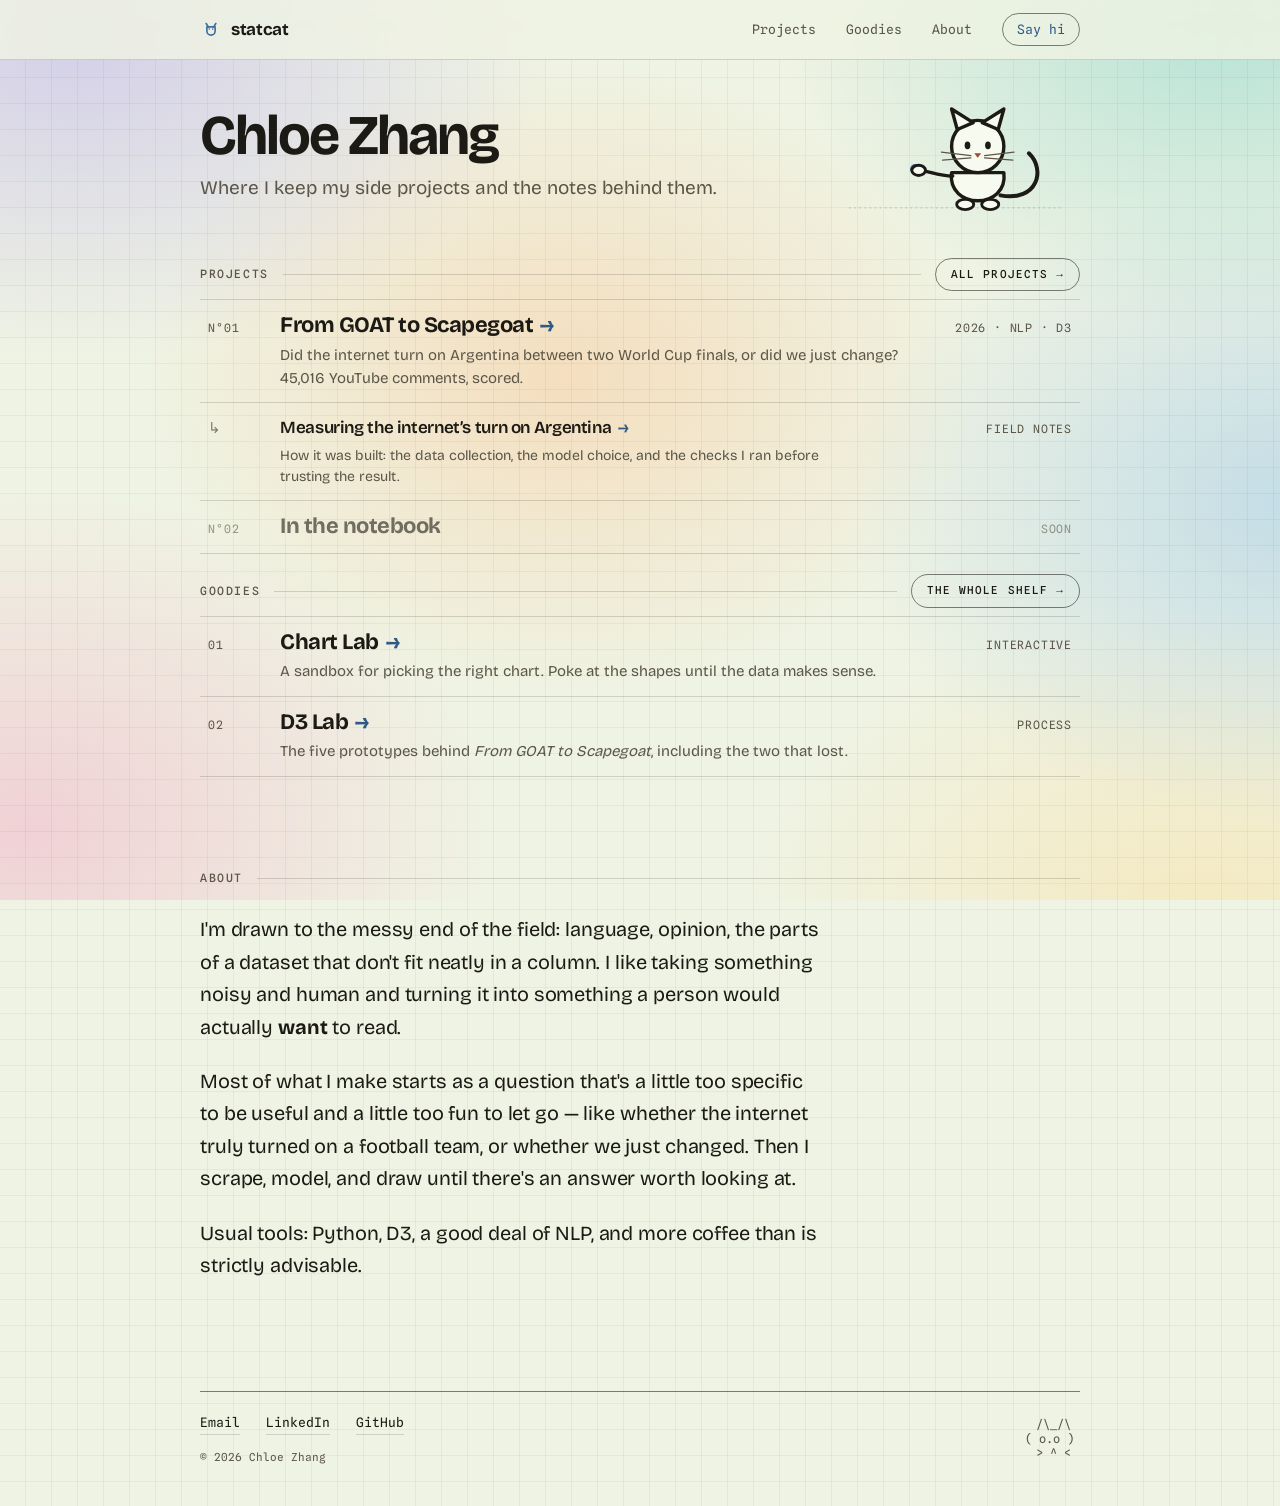
<file: index.html>
<!doctype html>
<html lang="en">
<head>
  <meta charset="utf-8">
  <meta name="viewport" content="width=device-width, initial-scale=1">
  <title>Chloe Zhang — Data Scientist</title>
  <meta name="description" content="Chloe Zhang — a place to host my thoughts and side projects.">

  <!-- Open Graph: makes the LinkedIn / iMessage / Slack preview card look right -->
  <meta property="og:type" content="website">
  <meta property="og:title" content="Chloe Zhang — Data Scientist">
  <meta property="og:description" content="A place to host my thoughts and side projects.">
  <meta name="twitter:card" content="summary_large_image">

  <!-- statcat favicon -->
  <link rel="icon" href="data:image/svg+xml,<svg xmlns='http://www.w3.org/2000/svg' viewBox='0 0 32 32'><rect width='32' height='32' rx='5' fill='%233C6E9F'/><g fill='none' stroke='%23EFF3E3' stroke-width='2' stroke-linejoin='round' stroke-linecap='round'><path d='M9 8l3 5M23 8l-3 5'/><path d='M10 13h12v6a6 6 0 0 1-12 0z'/><path d='M13.5 16h.01M18.5 16h.01'/></g></svg>">

  <link rel="preconnect" href="https://fonts.googleapis.com">
  <link rel="preconnect" href="https://fonts.gstatic.com" crossorigin>
  <link href="https://fonts.googleapis.com/css2?family=Bricolage+Grotesque:opsz,wght@12..96,300..800&family=Spline+Sans+Mono:wght@400;500;600&display=swap" rel="stylesheet">

  <link rel="stylesheet" href="assets/style.css">
</head>
<body id="top">

  <!-- Navigation -->
  <nav class="nav">
    <div class="nav-inner">
      <a class="brand" href="#top" aria-label="statcat — home">
        <span class="brand-mark" aria-hidden="true">
          <svg viewBox="0 0 32 32" width="22" height="22">
            <g fill="none" stroke="currentColor" stroke-width="2.4" stroke-linejoin="round" stroke-linecap="round">
              <path d="M9 8l3 5M23 8l-3 5"/>
              <path d="M10 13h12v6a6 6 0 0 1-12 0z"/>
              <path d="M13.5 16h.01M18.5 16h.01"/>
            </g>
          </svg>
        </span>
        statcat
      </a>
      <div class="nav-links">
        <a href="projects/">Projects</a>
        <a href="goodies/">Goodies</a>
        <a href="#about">About</a>
        <a href="https://www.linkedin.com/in/chloeyuxinzhang/" class="nav-cta" target="_blank" rel="noopener">Say hi</a>
      </div>
    </div>
  </nav>

  <main class="doc">

    <!-- Masthead: name, what this place is, and the cat -->
    <header class="masthead">
      <div class="masthead-copy">
        <h1 class="site-title">Chloe Zhang</h1>
        <p class="site-sub">Where I keep my side projects and the notes behind them.</p>
      </div>

      <!-- The cat, at play with a stray data point. Pet it. -->
      <div class="hero-stage" role="img" aria-label="A cat batting at a bouncing data point.">
        <svg class="scene" viewBox="0 0 440 250" xmlns="http://www.w3.org/2000/svg">
          <!-- ground -->
          <line class="ground" x1="34" y1="218" x2="406" y2="218"/>

          <!-- paw-print trail leading in -->
          <g class="prints" fill="var(--ink-2)">
            <g class="p"><circle cx="60" cy="214" r="3"/><circle cx="66" cy="210" r="2"/></g>
            <g class="p"><circle cx="96" cy="216" r="3"/><circle cx="102" cy="212" r="2"/></g>
            <g class="p"><circle cx="132" cy="214" r="3"/><circle cx="138" cy="210" r="2"/></g>
          </g>

          <!-- the stray data point -->
          <circle class="dot" cx="150" cy="150" r="9" fill="var(--accent)"/>

          <!-- the cat -->
          <g class="cat">
            <!-- tail -->
            <path class="tail" d="M300 196 C 366 208 380 150 350 122" fill="none"
                  stroke="var(--ink)" stroke-width="7" stroke-linecap="round"/>
            <!-- body -->
            <path class="body" d="M214 156 C 206 222 314 222 306 156 Z"
                  fill="var(--card)" stroke="var(--ink)" stroke-width="6" stroke-linejoin="round"/>
            <!-- front paws -->
            <ellipse cx="238" cy="212" rx="15" ry="9" fill="var(--card)" stroke="var(--ink)" stroke-width="5"/>
            <ellipse cx="282" cy="212" rx="15" ry="9" fill="var(--card)" stroke="var(--ink)" stroke-width="5"/>
            <!-- batting arm + paw -->
            <g class="paw-bat">
              <path d="M216 162 C 192 162 176 154 160 152" fill="none"
                    stroke="var(--ink)" stroke-width="6" stroke-linecap="round"/>
              <ellipse cx="156" cy="152" rx="12" ry="9" fill="var(--card)" stroke="var(--ink)" stroke-width="5"/>
            </g>
            <!-- head -->
            <circle cx="260" cy="110" r="46" fill="var(--card)" stroke="var(--ink)" stroke-width="6"/>
            <!-- ears -->
            <path d="M224 80 L 214 44 L 252 68 Z" fill="var(--card)" stroke="var(--ink)" stroke-width="6" stroke-linejoin="round"/>
            <path d="M296 80 L 306 44 L 268 68 Z" fill="var(--card)" stroke="var(--ink)" stroke-width="6" stroke-linejoin="round"/>
            <!-- eyes -->
            <g class="eyes" fill="var(--ink)">
              <ellipse cx="242" cy="108" rx="5" ry="7"/>
              <ellipse cx="278" cy="108" rx="5" ry="7"/>
            </g>
            <!-- nose -->
            <path d="M254 122 L 266 122 L 260 130 Z" fill="var(--neg)"/>
            <!-- whiskers -->
            <g stroke="var(--ink-2)" stroke-width="2" stroke-linecap="round">
              <line x1="248" y1="126" x2="196" y2="120"/>
              <line x1="248" y1="130" x2="198" y2="134"/>
              <line x1="272" y1="126" x2="324" y2="120"/>
              <line x1="272" y1="130" x2="322" y2="134"/>
            </g>
          </g>
        </svg>
        <span class="stage-hint" aria-hidden="true">click me</span>
      </div>
    </header>

    <!-- Projects -->
    <section id="work">
      <h2 class="kicker tight">Projects <a class="more" href="projects/">All projects &rarr;</a></h2>
      <ul class="index-list">

        <li>
          <a class="entry" href="goat-to-scapegoat/">
            <span class="entry-no">N&deg;01</span>
            <span class="entry-main">
              <span class="entry-title">From GOAT to Scapegoat<span class="arrow" aria-hidden="true">&rarr;</span></span>
              <span class="entry-desc">
                Did the internet turn on Argentina between two World Cup finals, or did we just change?
                45,016 YouTube comments, scored.
              </span>
            </span>
            <span class="entry-meta">2026 &middot; NLP &middot; D3</span>
          </a>
        </li>

        <li>
          <a class="entry sub" href="goat-to-scapegoat/blog.html">
            <span class="entry-no">&rdsh;</span>
            <span class="entry-main">
              <span class="entry-title">Measuring the internet&rsquo;s turn on Argentina<span class="arrow" aria-hidden="true">&rarr;</span></span>
              <span class="entry-desc">
                How it was built: the data collection, the model choice, and the checks I ran before trusting the result.
              </span>
            </span>
            <span class="entry-meta">Field notes</span>
          </a>
        </li>

        <!-- To add a project: copy this block, drop its folder alongside,
             bump the N&deg; and href, write one honest line. -->
        <li>
          <span class="entry soon">
            <span class="entry-no">N&deg;02</span>
            <span class="entry-main">
              <span class="entry-title">In the notebook</span>
            </span>
            <span class="entry-meta">Soon</span>
          </span>
        </li>

      </ul>
    </section>

    <!-- Goodies -->
    <section id="goodies">
      <h2 class="kicker tight">Goodies <a class="more" href="goodies/">The whole shelf &rarr;</a></h2>
      <ul class="index-list">

        <li>
          <a class="entry" href="goodies/chart-lab/">
            <span class="entry-no">01</span>
            <span class="entry-main">
              <span class="entry-title">Chart Lab<span class="arrow" aria-hidden="true">&rarr;</span></span>
              <span class="entry-desc">
                A sandbox for picking the right chart. Poke at the shapes until the data makes sense.
              </span>
            </span>
            <span class="entry-meta">Interactive</span>
          </a>
        </li>

        <li>
          <a class="entry" href="goat-to-scapegoat/lab/">
            <span class="entry-no">02</span>
            <span class="entry-main">
              <span class="entry-title">D3 Lab<span class="arrow" aria-hidden="true">&rarr;</span></span>
              <span class="entry-desc">
                The five prototypes behind <em>From GOAT to Scapegoat</em>, including the two that lost.
              </span>
            </span>
            <span class="entry-meta">Process</span>
          </a>
        </li>

      </ul>
    </section>

    <!-- About -->
    <section id="about">
      <h2 class="kicker">About</h2>
      <div class="about sheet">
        <p>
          I'm drawn to the messy end of the field: language, opinion, the parts
          of a dataset that don't fit neatly in a column. I like taking something
          noisy and human and turning it into something a person would actually
          <strong>want</strong> to read.
        </p>
        <p>
          Most of what I make starts as a question that's a little too specific
          to be useful and a little too fun to let go — like whether the internet
          truly turned on a football team, or whether we just changed. Then I
          scrape, model, and draw until there's an answer worth looking at.
        </p>
        <p>
          Usual tools: Python, D3, a good deal of NLP, and more coffee than is
          strictly advisable.
        </p>
      </div>
    </section>

    <!-- Footer -->
    <footer class="foot">
      <div>
        <div class="links">
          <a href="mailto:chzhan647@gmail.com">Email</a>
          <a href="https://www.linkedin.com/in/chloeyuxinzhang/" target="_blank" rel="noopener">LinkedIn</a>
          <a href="https://github.com/statcatio" target="_blank" rel="noopener">GitHub</a>
        </div>
        <p class="colophon">
           &copy; 2026 Chloe Zhang
        </p>
      </div>

      <button class="cat-btn" type="button" aria-label="A small cat. Click to pet it.">
        <span class="mrrp" aria-hidden="true">mrrp!</span>
        <pre class="cat-face" aria-hidden="true"> /\_/\
( o.o )
 &gt; ^ &lt;</pre>
      </button>
    </footer>

  </main>

  <script>
    (function () {
      var reduce = window.matchMedia('(prefers-reduced-motion: reduce)').matches;

      /* --- footer cat: idle blinks, hops + mrrp when petted --- */
      var cat = document.querySelector('.cat-btn');
      if (cat) {
        var face = cat.querySelector('.cat-face');
        var AWAKE = " /\\_/\\\n( o.o )\n > ^ <";
        var BLINK = " /\\_/\\\n( -.- )\n > ^ <";
        var HAPPY = " /\\_/\\\n( ^.^ )\n > ^ <";
        if (!reduce) {
          setInterval(function () {
            if (cat.classList.contains('hop')) return;
            face.textContent = BLINK;
            setTimeout(function () {
              if (!cat.classList.contains('hop')) face.textContent = AWAKE;
            }, 160);
          }, 4200);
        }
        cat.addEventListener('click', function () {
          face.textContent = HAPPY;
          cat.classList.remove('hop');
          void cat.offsetWidth;
          cat.classList.add('hop');
          clearTimeout(cat._t1); clearTimeout(cat._t2);
          cat._t1 = setTimeout(function () { face.textContent = AWAKE; }, 700);
          cat._t2 = setTimeout(function () { cat.classList.remove('hop'); }, 900);
        });
      }

      /* --- masthead cat: pounces when you click the scene --- */
      var stage = document.querySelector('.hero-stage');
      var heroCat = document.querySelector('.scene .cat');
      if (stage && heroCat && !reduce) {
        stage.addEventListener('click', function () {
          heroCat.classList.remove('pounce');
          void heroCat.getBBox;
          heroCat.classList.add('pounce');
        });
        heroCat.addEventListener('animationend', function (e) {
          if (e.animationName === 'pounce') heroCat.classList.remove('pounce');
        });
      }
    })();
  </script>
</body>
</html>
</file>
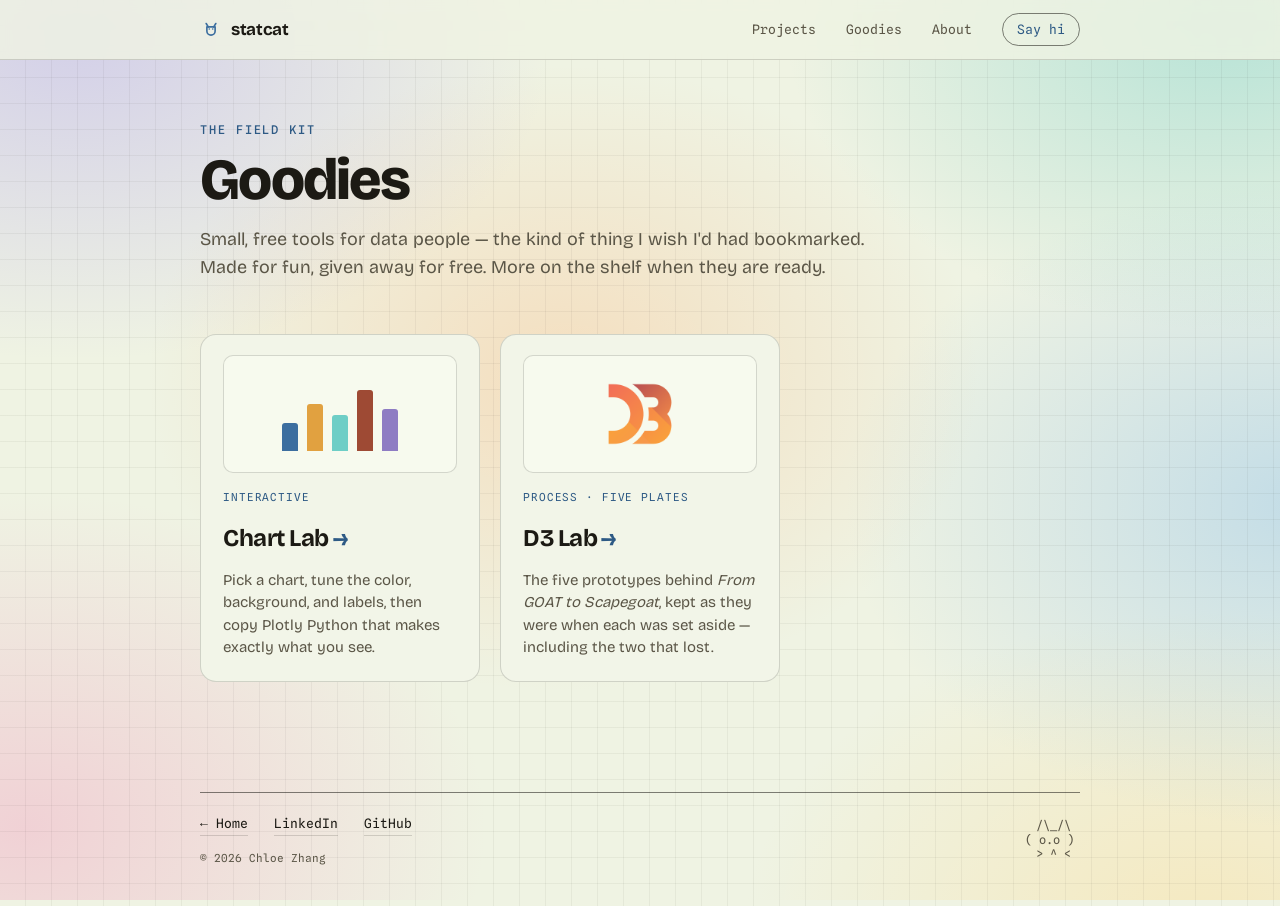
<file: goodies/index.html>
<!doctype html>
<html lang="en">
<head>
  <meta charset="utf-8">
  <meta name="viewport" content="width=device-width, initial-scale=1">
  <title>Goodies — statcat</title>
  <meta name="description" content="Small, free tools for data people — a shelf of goodies by Chloe Zhang.">

  <meta property="og:type" content="website">
  <meta property="og:title" content="Goodies — statcat">
  <meta property="og:description" content="Small, free tools for data people. Built by a data scientist who likes making things.">
  <meta name="twitter:card" content="summary_large_image">

  <link rel="icon" href="data:image/svg+xml,<svg xmlns='http://www.w3.org/2000/svg' viewBox='0 0 32 32'><rect width='32' height='32' rx='5' fill='%233C6E9F'/><g fill='none' stroke='%23EFF3E3' stroke-width='2' stroke-linejoin='round' stroke-linecap='round'><path d='M9 8l3 5M23 8l-3 5'/><path d='M10 13h12v6a6 6 0 0 1-12 0z'/><path d='M13.5 16h.01M18.5 16h.01'/></g></svg>">

  <link rel="preconnect" href="https://fonts.googleapis.com">
  <link rel="preconnect" href="https://fonts.gstatic.com" crossorigin>
  <link href="https://fonts.googleapis.com/css2?family=Bricolage+Grotesque:opsz,wght@12..96,300..800&family=Spline+Sans+Mono:wght@400;500;600&display=swap" rel="stylesheet">

  <link rel="stylesheet" href="../assets/style.css">

  <style>
    .goodies-head { padding: clamp(28px, 6vw, 60px) 0 8px; }
    .goodies-head .lab-kicker {
      margin: 0 0 12px; font-family: var(--mono); font-size: 12px; font-weight: 500;
      letter-spacing: 0.16em; text-transform: uppercase; color: var(--accent-ink);
    }
    .goodies-title { margin: 0; font-weight: 800; font-size: clamp(34px, 6vw, 58px); letter-spacing: -0.03em; line-height: 1.02; }
    .goodies-lede { margin: 16px 0 0; max-width: 56ch; font-size: clamp(15px, 2vw, 18px); line-height: 1.55; color: var(--ink-2); }

    .shelf { display: grid; grid-template-columns: repeat(auto-fill, minmax(280px, 1fr)); gap: 20px; margin: clamp(28px, 4vw, 44px) 0 10px; }
    .good {
      display: flex; flex-direction: column; gap: 12px;
      padding: 22px; border: 1px solid var(--rule); border-radius: 16px;
      background: color-mix(in srgb, var(--paper) 82%, #fff);
      text-decoration: none; color: inherit;
      transition: transform .35s var(--spring), border-color .18s ease, box-shadow .18s ease;
    }
    a.good:hover { transform: translateY(-3px); border-color: var(--rule-strong); box-shadow: 0 10px 30px rgba(28,26,20,0.08); }
    .good .tag { font-family: var(--mono); font-size: 11px; letter-spacing: 0.08em; text-transform: uppercase; color: var(--accent-ink); }
    .good h2 { margin: 0; font-size: 24px; font-weight: 700; letter-spacing: -0.02em; }
    .good h2 .arrow { display: inline-block; margin-left: 4px; color: var(--accent-ink); transition: transform .38s var(--spring); }
    a.good:hover h2 .arrow { transform: translateX(6px); }
    .good p { margin: 0; color: var(--ink-2); font-size: 15px; line-height: 1.5; }
    .good .thumb {
      height: 118px; border-radius: 10px; margin: -2px 0 4px;
      border: 1px solid var(--rule);
      display: grid; place-items: center; overflow: hidden;
    }
    /* mini chart-lab thumbnail, pure CSS bars */
    .thumb-bars { display: flex; align-items: flex-end; gap: 9px; height: 74px; }
    .thumb-bars span { width: 16px; border-radius: 3px 3px 0 0; }
    .good.soon { opacity: .55; }
    .good.soon .thumb { background: repeating-linear-gradient(45deg, transparent, transparent 8px, var(--rule) 8px, var(--rule) 9px); }
    .good.soon h2 { font-weight: 500; }
  </style>
</head>
<body id="top">

  <nav class="nav">
    <div class="nav-inner">
      <a class="brand" href="../" aria-label="statcat — home">
        <span class="brand-mark" aria-hidden="true">
          <svg viewBox="0 0 32 32" width="22" height="22">
            <g fill="none" stroke="currentColor" stroke-width="2.4" stroke-linejoin="round" stroke-linecap="round">
              <path d="M9 8l3 5M23 8l-3 5"/>
              <path d="M10 13h12v6a6 6 0 0 1-12 0z"/>
              <path d="M13.5 16h.01M18.5 16h.01"/>
            </g>
          </svg>
        </span>
        statcat
      </a>
      <div class="nav-links">
        <a href="../projects/">Projects</a>
        <a href="./">Goodies</a>
        <a href="../#about">About</a>
        <a href="https://www.linkedin.com/in/chloeyuxinzhang/" class="nav-cta" target="_blank" rel="noopener">Say hi</a>
      </div>
    </div>
  </nav>

  <main class="doc">

    <header class="goodies-head">
      <p class="lab-kicker">The Field Kit</p>
      <h1 class="goodies-title">Goodies</h1>
      <p class="goodies-lede">
        Small, free tools for data people — the kind of thing I wish I'd had bookmarked.
        Made for fun, given away for free. More on the shelf when they are ready.
      </p>
    </header>

    <div class="shelf">

      <a class="good" href="chart-lab/">
        <div class="thumb" style="background:var(--card)">
          <div class="thumb-bars">
            <span style="height:38%;background:#3C6E9F"></span>
            <span style="height:64%;background:#E1A140"></span>
            <span style="height:48%;background:#6ECEC6"></span>
            <span style="height:82%;background:#9E4A34"></span>
            <span style="height:56%;background:#8E7CC3"></span>
          </div>
        </div>
        <span class="tag">Interactive</span>
        <h2>Chart Lab<span class="arrow">→</span></h2>
        <p>Pick a chart, tune the color, background, and labels, then copy Plotly Python that makes exactly what you see.</p>
      </a>

      <a class="good" href="../goat-to-scapegoat/lab/">
        <div class="thumb" style="background:var(--card)">
          <img src="../assets/d3_0.png" alt="The D3 logo." width="400" height="400"
               style="height:76px;width:auto;display:block" loading="lazy" decoding="async">
        </div>
        <span class="tag">Process &middot; five plates</span>
        <h2>D3 Lab<span class="arrow">&rarr;</span></h2>
        <p>The five prototypes behind <em>From GOAT to Scapegoat</em>, kept as they
        were when each was set aside &mdash; including the two that lost.</p>
      </a>

    </div>

    <footer class="foot">
      <div>
        <div class="links">
          <a href="../">← Home</a>
          <a href="https://www.linkedin.com/in/chloeyuxinzhang/" target="_blank" rel="noopener">LinkedIn</a>
          <a href="https://github.com/statcatio" target="_blank" rel="noopener">GitHub</a>
        </div>
        <p class="colophon">
         &copy; 2026 Chloe Zhang
        </p>
      </div>
      <button class="cat-btn" type="button" aria-label="A small cat.">
        <pre class="cat-face" aria-hidden="true"> /\_/\
( o.o )
 &gt; ^ &lt;</pre>
      </button>
    </footer>

  </main>
</body>
</html>
</file>
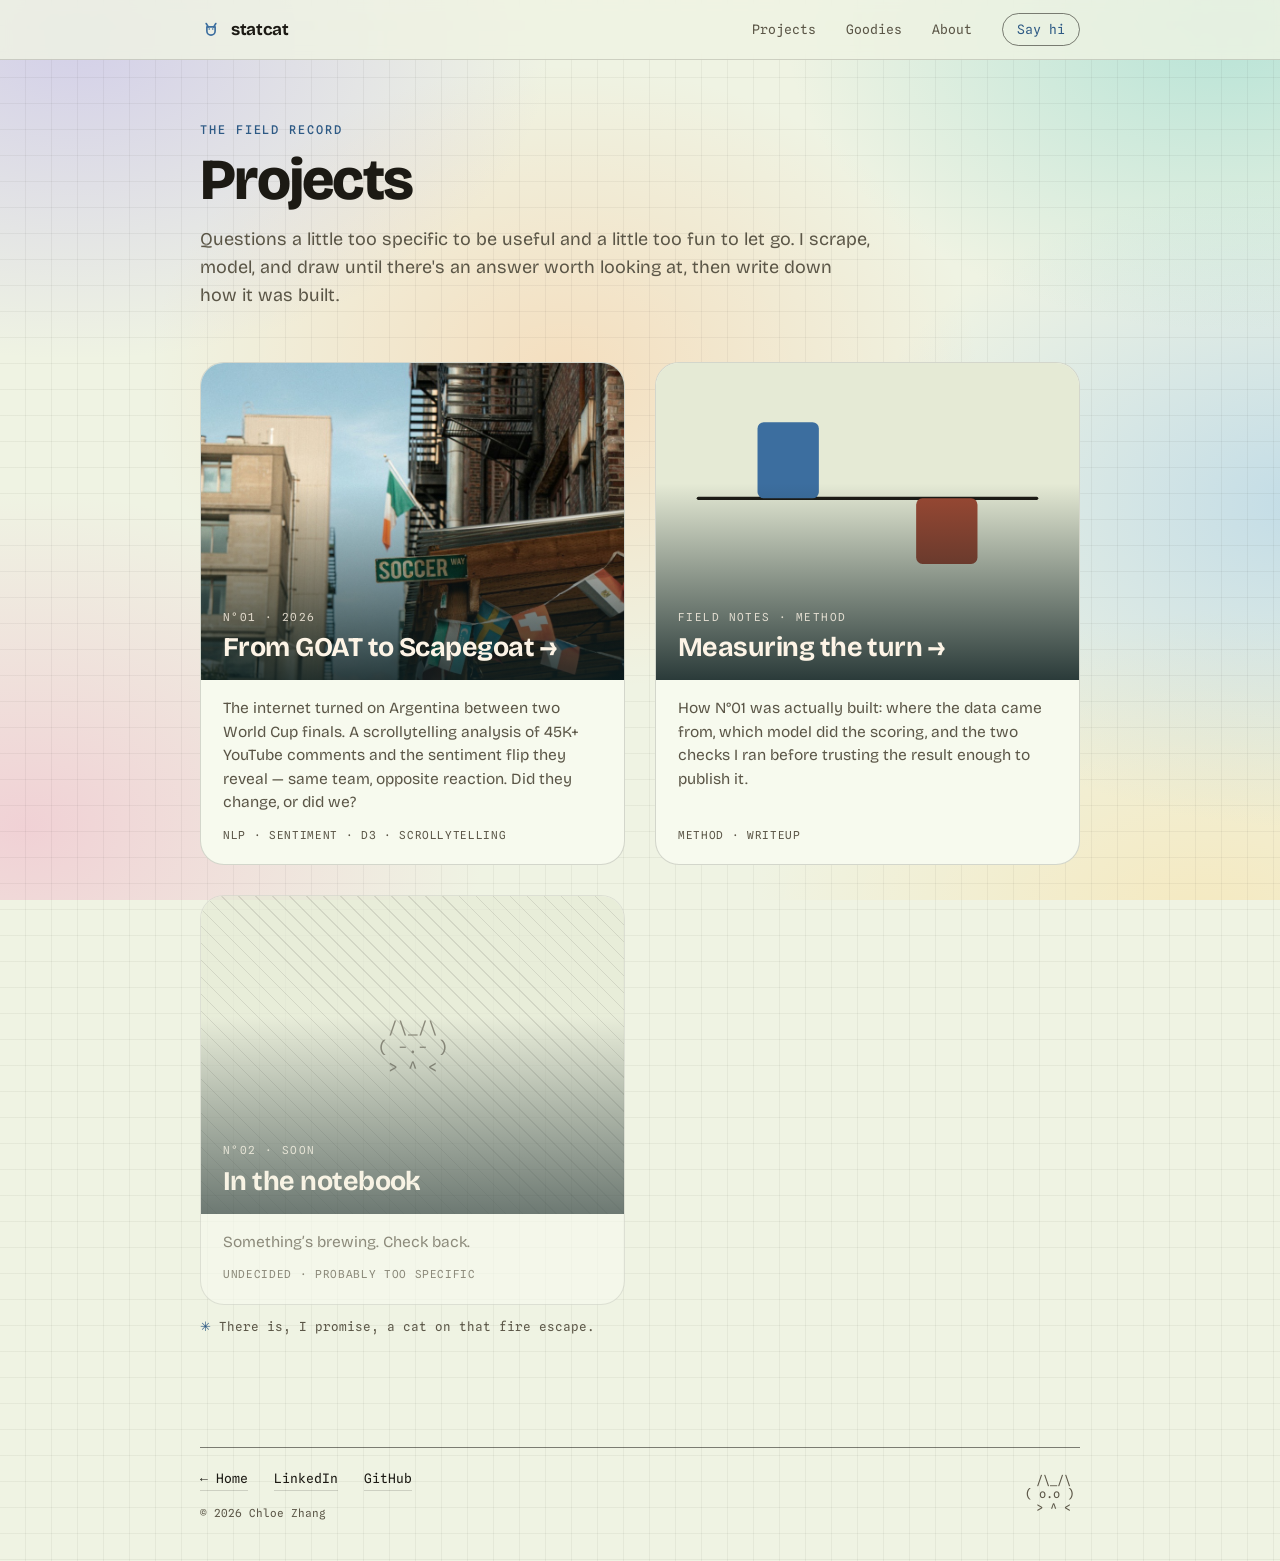
<file: projects/index.html>
<!doctype html>
<html lang="en">
<head>
  <meta charset="utf-8">
  <meta name="viewport" content="width=device-width, initial-scale=1">
  <title>Projects — statcat</title>
  <meta name="description" content="Data projects by Chloe Zhang — questions a little too specific to be useful, chased until there's an answer worth looking at.">

  <meta property="og:type" content="website">
  <meta property="og:title" content="Projects — statcat">
  <meta property="og:description" content="Data projects by Chloe Zhang, and the notes behind them.">
  <meta name="twitter:card" content="summary_large_image">

  <link rel="icon" href="data:image/svg+xml,<svg xmlns='http://www.w3.org/2000/svg' viewBox='0 0 32 32'><rect width='32' height='32' rx='5' fill='%233C6E9F'/><g fill='none' stroke='%23EFF3E3' stroke-width='2' stroke-linejoin='round' stroke-linecap='round'><path d='M9 8l3 5M23 8l-3 5'/><path d='M10 13h12v6a6 6 0 0 1-12 0z'/><path d='M13.5 16h.01M18.5 16h.01'/></g></svg>">

  <link rel="preconnect" href="https://fonts.googleapis.com">
  <link rel="preconnect" href="https://fonts.gstatic.com" crossorigin>
  <link href="https://fonts.googleapis.com/css2?family=Bricolage+Grotesque:opsz,wght@12..96,300..800&family=Spline+Sans+Mono:wght@400;500;600&display=swap" rel="stylesheet">

  <link rel="stylesheet" href="../assets/style.css">

  <style>
    .page-head { padding: clamp(28px, 6vw, 60px) 0 8px; }
    .page-head .lab-kicker {
      margin: 0 0 12px; font-family: var(--mono); font-size: 12px; font-weight: 500;
      letter-spacing: 0.16em; text-transform: uppercase; color: var(--accent-ink);
    }
    .page-title { margin: 0; font-weight: 800; font-size: clamp(34px, 6vw, 58px); letter-spacing: -0.03em; line-height: 1.02; }
    .page-lede { margin: 16px 0 0; max-width: 56ch; font-size: clamp(15px, 2vw, 18px); line-height: 1.55; color: var(--ink-2); }
    .plates { margin: clamp(28px, 4vw, 44px) 0 10px; }
  </style>
</head>
<body id="top">

  <nav class="nav">
    <div class="nav-inner">
      <a class="brand" href="../" aria-label="statcat — home">
        <span class="brand-mark" aria-hidden="true">
          <svg viewBox="0 0 32 32" width="22" height="22">
            <g fill="none" stroke="currentColor" stroke-width="2.4" stroke-linejoin="round" stroke-linecap="round">
              <path d="M9 8l3 5M23 8l-3 5"/>
              <path d="M10 13h12v6a6 6 0 0 1-12 0z"/>
              <path d="M13.5 16h.01M18.5 16h.01"/>
            </g>
          </svg>
        </span>
        statcat
      </a>
      <div class="nav-links">
        <a href="./">Projects</a>
        <a href="../goodies/">Goodies</a>
        <a href="../#about">About</a>
        <a href="https://www.linkedin.com/in/chloeyuxinzhang/" class="nav-cta" target="_blank" rel="noopener">Say hi</a>
      </div>
    </div>
  </nav>

  <main class="doc">

    <header class="page-head">
      <p class="lab-kicker">The Field Record</p>
      <h1 class="page-title">Projects</h1>
      <p class="page-lede">
        Questions a little too specific to be useful and a little too fun to let go.
        I scrape, model, and draw until there's an answer worth looking at, then write
        down how it was built.
      </p>
    </header>

    <div class="plates">

      <a class="plate" href="../goat-to-scapegoat/">
        <div class="frame">
          <img src="../assets/soccer-way.jpg"
               alt="A street sign reading SOCCER WAY beneath strings of national flags, with a cat sitting on the fire escape above."
               width="933" height="1400" loading="lazy" decoding="async">
          <div class="onframe">
            <span class="id">N&deg;01 &middot; 2026</span>
            <h3>From GOAT to Scapegoat<span class="arrow">&rarr;</span></h3>
          </div>
        </div>
        <div class="body">
          <p>
            The internet turned on Argentina between two World Cup finals. A
            scrollytelling analysis of 45K+ YouTube comments and the
            sentiment flip they reveal &mdash; same team, opposite reaction.
            Did they change, or did we?
          </p>
          <span class="tags">NLP &middot; Sentiment &middot; D3 &middot; Scrollytelling</span>
        </div>
      </a>

      <a class="plate" href="../goat-to-scapegoat/blog.html">
        <div class="frame">
          <svg class="art" viewBox="0 0 400 300" role="img"
               aria-label="A diverging bar chart: one bar above the zero line in blue, one below it in brick red.">
            <!-- zero line -->
            <line x1="40" y1="128" x2="360" y2="128"
                  stroke="var(--ink)" stroke-width="3" stroke-linecap="round"/>
            <!-- 2022, positive -->
            <rect x="96"  y="56"  width="58" height="72" rx="6" fill="var(--accent)"/>
            <!-- 2026, negative -->
            <rect x="246" y="128" width="58" height="62" rx="6" fill="var(--neg)"/>
          </svg>
          <div class="onframe">
            <span class="id">Field notes &middot; method</span>
            <h3>Measuring the turn<span class="arrow">&rarr;</span></h3>
          </div>
        </div>
        <div class="body">
          <p>
            How N&deg;01 was actually built: where the data came from, which model did
            the scoring, and the two checks I ran before trusting the result enough
            to publish it.
          </p>
          <span class="tags">Method &middot; Writeup</span>
        </div>
      </a>

      <!-- To add a project: copy this block, drop its folder alongside,
           bump the N&deg; and href, add a picture and real tags. -->
      <div class="plate soon">
        <div class="frame">
          <pre class="dozing" aria-hidden="true"> /\_/\
( -.- )
 &gt; ^ &lt;</pre>
          <div class="onframe">
            <span class="id">N&deg;02 &middot; soon</span>
            <h3>In the notebook</h3>
          </div>
        </div>
        <div class="body">
          <p>Something&rsquo;s brewing. Check back.</p>
          <span class="tags">Undecided &middot; probably too specific</span>
        </div>
      </div>

    </div>
    <p class="note">There is, I promise, a cat on that fire escape.</p>

    <footer class="foot">
      <div>
        <div class="links">
          <a href="../">← Home</a>
          <a href="https://www.linkedin.com/in/chloeyuxinzhang/" target="_blank" rel="noopener">LinkedIn</a>
          <a href="https://github.com/statcatio" target="_blank" rel="noopener">GitHub</a>
        </div>
        <p class="colophon">
         &copy; 2026 Chloe Zhang
        </p>
      </div>
      <button class="cat-btn" type="button" aria-label="A small cat.">
        <pre class="cat-face" aria-hidden="true"> /\_/\
( o.o )
 &gt; ^ &lt;</pre>
      </button>
    </footer>

  </main>
</body>
</html>
</file>
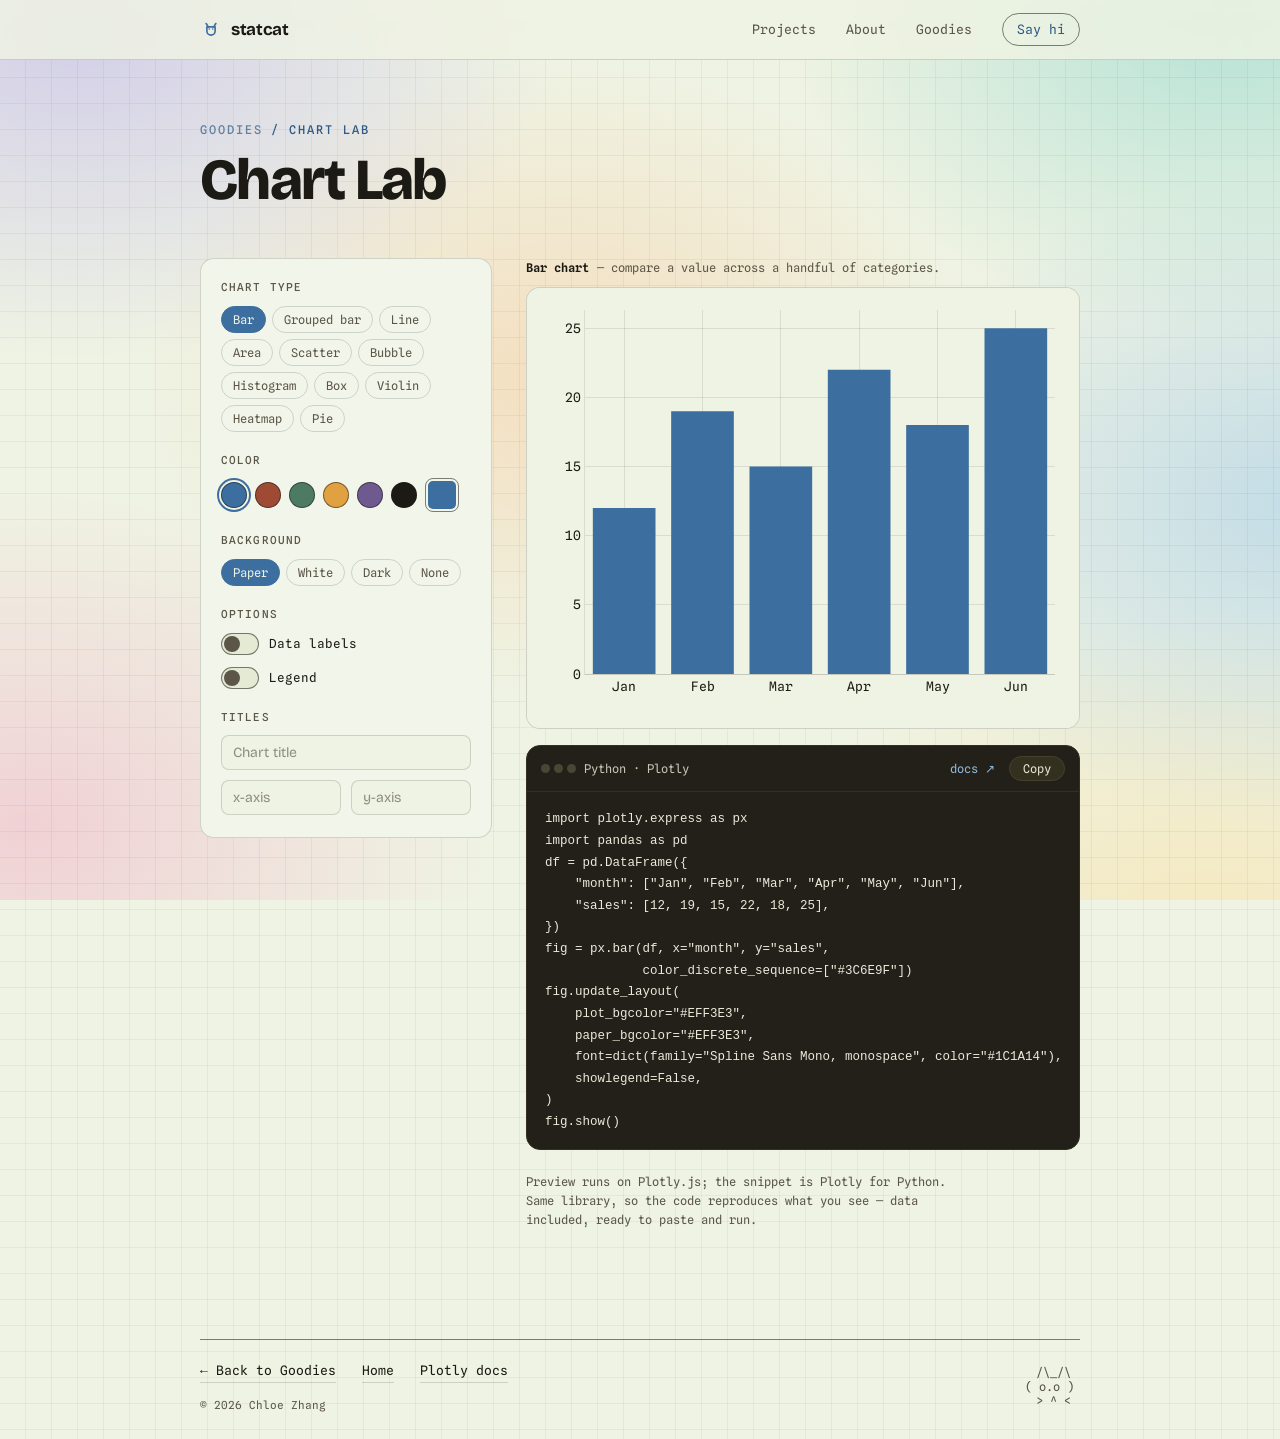
<file: goodies/chart-lab/index.html>
<!doctype html>
<html lang="en">
<head>
  <meta charset="utf-8">
  <meta name="viewport" content="width=device-width, initial-scale=1">
  <title>Chart Lab — statcat</title>
  <meta name="description" content="Pick a chart, tune it, and copy Plotly Python code that makes exactly what you see. A little reference by Chloe Zhang.">

  <meta property="og:type" content="website">
  <meta property="og:title" content="Chart Lab — a Plotly chart playground">
  <meta property="og:description" content="Pick a chart, tune it, copy the Plotly code. What you see is what the code makes.">
  <meta name="twitter:card" content="summary_large_image">

  <link rel="icon" href="data:image/svg+xml,<svg xmlns='http://www.w3.org/2000/svg' viewBox='0 0 32 32'><rect width='32' height='32' rx='5' fill='%233C6E9F'/><g fill='none' stroke='%23EFF3E3' stroke-width='2' stroke-linejoin='round' stroke-linecap='round'><path d='M9 8l3 5M23 8l-3 5'/><path d='M10 13h12v6a6 6 0 0 1-12 0z'/><path d='M13.5 16h.01M18.5 16h.01'/></g></svg>">

  <link rel="preconnect" href="https://fonts.googleapis.com">
  <link rel="preconnect" href="https://fonts.gstatic.com" crossorigin>
  <link href="https://fonts.googleapis.com/css2?family=Bricolage+Grotesque:opsz,wght@12..96,300..800&family=Spline+Sans+Mono:wght@400;500;600&display=swap" rel="stylesheet">

  <link rel="stylesheet" href="../../assets/style.css">

  <style>
    /* ---- Chart Lab, a Goodies tool ------------------------- */
    .lab-head { padding: clamp(28px, 6vw, 60px) 0 8px; }
    .lab-kicker {
      margin: 0 0 12px;
      font-family: var(--mono);
      font-size: 12px; font-weight: 500;
      letter-spacing: 0.16em; text-transform: uppercase;
      color: var(--accent-ink);
    }
    .lab-kicker a { color: inherit; text-decoration: none; opacity: .7; }
    .lab-kicker a:hover { opacity: 1; }
    .lab-title {
      margin: 0;
      font-weight: 800;
      font-size: clamp(34px, 6vw, 58px);
      letter-spacing: -0.03em; line-height: 1.02;
    }
    .lab-lede {
      margin: 16px 0 0; max-width: 56ch;
      font-size: clamp(15px, 2vw, 18px); line-height: 1.55;
      color: var(--ink-2);
    }

    .lab {
      display: grid;
      grid-template-columns: 292px 1fr;
      gap: clamp(20px, 3vw, 34px);
      align-items: start;
      margin: clamp(26px, 4vw, 40px) 0 20px;
    }

    /* ---- controls panel ---- */
    .panel {
      background: color-mix(in srgb, var(--paper) 80%, #fff);
      border: 1px solid var(--rule);
      border-radius: 14px;
      padding: 20px 20px 22px;
      position: sticky; top: 74px;
    }
    .field { margin-bottom: 20px; }
    .field:last-child { margin-bottom: 0; }
    .field > .label {
      display: block; margin-bottom: 9px;
      font-family: var(--mono); font-size: 11px; font-weight: 500;
      letter-spacing: 0.1em; text-transform: uppercase; color: var(--ink-2);
    }

    .seg { display: flex; flex-wrap: wrap; gap: 6px; }
    .chip {
      font-family: var(--mono); font-size: 12px;
      color: var(--ink-2); background: transparent;
      border: 1px solid var(--rule); border-radius: 999px;
      padding: 5px 11px; cursor: pointer;
      transition: background .15s ease, color .15s ease, border-color .15s ease, transform .3s var(--spring);
    }
    .chip:hover { color: var(--ink); border-color: var(--rule-strong); transform: translateY(-1px); }
    .chip[aria-pressed="true"] {
      background: var(--accent); color: var(--paper);
      border-color: var(--accent);
    }

    .swatches { display: flex; flex-wrap: wrap; gap: 8px; align-items: center; }
    .swatch {
      width: 26px; height: 26px; border-radius: 50%;
      border: 1px solid var(--rule-strong); cursor: pointer; padding: 0;
      transition: transform .3s var(--spring);
    }
    .swatch:hover { transform: scale(1.12); }
    .swatch[aria-pressed="true"] { box-shadow: 0 0 0 2px var(--paper), 0 0 0 4px var(--accent); }
    .color-input {
      width: 34px; height: 34px; padding: 0; border: 1px solid var(--rule-strong);
      border-radius: 8px; background: none; cursor: pointer;
    }
    .color-input::-webkit-color-swatch-wrapper { padding: 2px; }
    .color-input::-webkit-color-swatch { border: none; border-radius: 5px; }

    .pal-chip {
      display: inline-flex; padding: 0; cursor: pointer;
      border: 1px solid var(--rule); border-radius: 7px; overflow: hidden;
      transition: transform .3s var(--spring), border-color .15s ease;
    }
    .pal-chip:hover { transform: translateY(-1px); border-color: var(--rule-strong); }
    .pal-chip[aria-pressed="true"] { border-color: var(--accent); box-shadow: 0 0 0 2px color-mix(in srgb, var(--accent) 35%, transparent); }
    .pal-chip i { display: block; width: 18px; height: 24px; }

    .txt {
      width: 100%; font-family: var(--display); font-size: 14px; color: var(--ink);
      background: var(--paper); border: 1px solid var(--rule); border-radius: 8px;
      padding: 8px 11px;
    }
    .txt::placeholder { color: color-mix(in srgb, var(--ink-2) 65%, transparent); }
    .txt:focus { outline: none; border-color: var(--accent); }
    .row2 { display: grid; grid-template-columns: 1fr 1fr; gap: 10px; }

    /* toggle */
    .toggle { display: inline-flex; align-items: center; gap: 10px; cursor: pointer; font-family: var(--mono); font-size: 12.5px; color: var(--ink); }
    .toggle input { position: absolute; opacity: 0; width: 0; height: 0; }
    .track {
      width: 38px; height: 22px; border-radius: 999px; background: var(--paper-2);
      border: 1px solid var(--rule-strong); position: relative; transition: background .18s ease, border-color .18s ease; flex: none;
    }
    .track::after {
      content: ""; position: absolute; top: 2px; left: 2px; width: 16px; height: 16px;
      border-radius: 50%; background: var(--ink-2); transition: transform .24s var(--spring), background .18s ease;
    }
    .toggle input:checked + .track { background: color-mix(in srgb, var(--accent) 30%, var(--paper)); border-color: var(--accent); }
    .toggle input:checked + .track::after { transform: translateX(16px); background: var(--accent); }
    .toggle input:focus-visible + .track { outline: 2px solid var(--accent); outline-offset: 2px; }

    .toggles-row { display: flex; flex-direction: column; gap: 12px; }

    /* ---- output side ---- */
    .lab-out { min-width: 0; }
    .caption {
      font-family: var(--mono); font-size: 12px; color: var(--ink-2);
      margin: 0 0 10px; display: flex; align-items: baseline; gap: 8px; flex-wrap: wrap;
    }
    .caption b { color: var(--ink); font-weight: 600; }

    .plot-frame {
      border: 1px solid var(--rule); border-radius: 14px; overflow: hidden;
      background: var(--paper);
    }
    #plot { width: 100%; height: 440px; }

    .code-wrap {
      margin-top: 16px; border-radius: 14px; overflow: hidden;
      border: 1px solid #34301F;
      background: #23201A;
    }
    .code-head {
      display: flex; align-items: center; justify-content: space-between; gap: 12px;
      padding: 10px 14px; border-bottom: 1px solid #34301F;
      font-family: var(--mono); font-size: 12px; color: #C9C4B2;
    }
    .code-head .lhs { display: inline-flex; align-items: center; gap: 8px; }
    .code-head .dot3 { display: inline-flex; gap: 4px; }
    .code-head .dot3 i { width: 9px; height: 9px; border-radius: 50%; background: #4A4636; display: block; }
    .code-head .rhs { display: inline-flex; align-items: center; gap: 14px; }
    .docs-link { color: #8FB8DA; text-decoration: none; border-bottom: 1px solid transparent; }
    .docs-link:hover { border-color: #8FB8DA; }
    .copy-btn {
      font-family: var(--mono); font-size: 12px; color: #E8E4D4;
      background: #34301F; border: 1px solid #46402C; border-radius: 999px;
      padding: 4px 13px; cursor: pointer; transition: background .15s ease, transform .3s var(--spring);
    }
    .copy-btn:hover { background: #423C28; transform: translateY(-1px); }
    .copy-btn.done { color: #9AD1A6; border-color: #3E5B44; }
    pre.code {
      margin: 0; padding: 16px 18px; overflow-x: auto;
      font-family: var(--mono); font-size: 12.5px; line-height: 1.65; color: #EDE9DA;
      white-space: pre; tab-size: 4;
    }
    pre.code::-webkit-scrollbar { height: 9px; }
    pre.code::-webkit-scrollbar-thumb { background: #46402C; border-radius: 6px; }

    .lab-note {
      margin: 22px 0 0; font-family: var(--mono); font-size: 12px; line-height: 1.6;
      color: var(--ink-2); max-width: 62ch;
    }

    @media (max-width: 880px) {
      .lab { grid-template-columns: 1fr; }
      .panel { position: static; }
      #plot { height: 380px; }
    }
  </style>
</head>
<body id="top">

  <nav class="nav">
    <div class="nav-inner">
      <a class="brand" href="../../" aria-label="statcat — home">
        <span class="brand-mark" aria-hidden="true">
          <svg viewBox="0 0 32 32" width="22" height="22">
            <g fill="none" stroke="currentColor" stroke-width="2.4" stroke-linejoin="round" stroke-linecap="round">
              <path d="M9 8l3 5M23 8l-3 5"/>
              <path d="M10 13h12v6a6 6 0 0 1-12 0z"/>
              <path d="M13.5 16h.01M18.5 16h.01"/>
            </g>
          </svg>
        </span>
        statcat
      </a>
      <div class="nav-links">
        <a href="../../#work">Projects</a>
        <a href="../../#about">About</a>
        <a href="../">Goodies</a>
        <a href="https://www.linkedin.com/in/chloeyuxinzhang/" class="nav-cta" target="_blank" rel="noopener">Say hi</a>
      </div>
    </div>
  </nav>

  <main class="doc">

    <header class="lab-head">
      <p class="lab-kicker"><a href="../">Goodies</a> / Chart Lab</p>
      <h1 class="lab-title">Chart Lab</h1>
    </header>

    <div class="lab">

      <!-- Controls -->
      <aside class="panel" aria-label="Chart controls">

        <div class="field">
          <span class="label">Chart type</span>
          <div class="seg" id="type-seg" role="group" aria-label="Chart type"></div>
        </div>

        <div class="field" id="field-color" hidden>
          <span class="label">Color</span>
          <div class="swatches" id="color-swatches">
            <input type="color" class="color-input" id="color-picker" value="#3C6E9F" autocomplete="off" aria-label="Custom color">
          </div>
        </div>

        <div class="field" id="field-palette" hidden>
          <span class="label">Palette</span>
          <div class="swatches" id="palette-chips" role="group" aria-label="Palette"></div>
        </div>

        <div class="field" id="field-colorscale" hidden>
          <span class="label">Color scale</span>
          <div class="seg" id="colorscale-seg" role="group" aria-label="Color scale"></div>
        </div>

        <div class="field">
          <span class="label">Background</span>
          <div class="seg" id="bg-seg" role="group" aria-label="Background"></div>
        </div>

        <div class="field">
          <span class="label">Options</span>
          <div class="toggles-row">
            <label class="toggle" id="wrap-labels">
              <input type="checkbox" id="opt-labels">
              <span class="track"></span> Data labels
            </label>
            <label class="toggle">
              <input type="checkbox" id="opt-legend" checked>
              <span class="track"></span> Legend
            </label>
          </div>
        </div>

        <div class="field">
          <span class="label">Titles</span>
          <input type="text" class="txt" id="t-title" placeholder="Chart title" autocomplete="off" style="margin-bottom:10px">
          <div class="row2" id="axis-titles">
            <input type="text" class="txt" id="t-x" placeholder="x-axis" autocomplete="off">
            <input type="text" class="txt" id="t-y" placeholder="y-axis" autocomplete="off">
          </div>
        </div>

      </aside>

      <!-- Output -->
      <section class="lab-out">
        <p class="caption"><b id="chart-name">Bar chart</b> <span id="chart-use"></span></p>
        <div class="plot-frame">
          <div id="plot"></div>
        </div>

        <div class="code-wrap">
          <div class="code-head">
            <span class="lhs"><span class="dot3"><i></i><i></i><i></i></span> Python · Plotly</span>
            <span class="rhs">
              <a class="docs-link" id="docs-link" href="https://plotly.com/python/" target="_blank" rel="noopener">docs ↗</a>
              <button class="copy-btn" id="copy-btn" type="button">Copy</button>
            </span>
          </div>
          <pre class="code"><code id="code"></code></pre>
        </div>

        <p class="lab-note">
          Preview runs on Plotly.js; the snippet is Plotly for Python. Same library, so
          the code reproduces what you see — data included, ready to paste and run.
        </p>
      </section>

    </div>

    <footer class="foot">
      <div>
        <div class="links">
          <a href="../">← Back to Goodies</a>
          <a href="../../">Home</a>
          <a href="https://plotly.com/python/" target="_blank" rel="noopener">Plotly docs</a>
        </div>
        <p class="colophon">
          &copy; 2026 Chloe Zhang
        </p>
      </div>
      <button class="cat-btn" type="button" aria-label="A small cat.">
        <pre class="cat-face" aria-hidden="true"> /\_/\
( o.o )
 &gt; ^ &lt;</pre>
      </button>
    </footer>

  </main>

  <script src="https://cdn.plot.ly/plotly-2.35.2.min.js" charset="utf-8"></script>
  <script src="lab.js"></script>
</body>
</html>
</file>
<file: assets/style.css>
/* ============================================================
   statcat — personal site
   Visual world: "The Field Almanac"
   A data scientist's field notebook. Light retro paper ground,
   engineering grid, a characterful grotesque + monospace field
   notes. Credible first, quietly quirky on a closer look.
   ============================================================ */

:root {
  /* --- palette (pinned) --- */
  --paper:       #EFF3E3;
  --paper-2:     #E5EAD5;
  --card:        #F7FAEE;
  --ink:         #1C1A14;
  --ink-2:       #5B5647;
  --rule:        rgba(28, 26, 20, 0.16);
  --rule-strong: rgba(28, 26, 20, 0.55);
  --accent:      #3C6E9F;
  --accent-ink:  #2E5A85;
  --neg:         #9E4A34;
  --olive:       #6E7A44;
  --grid:        rgba(28, 26, 20, 0.05);

  /* --- type --- */
  --display: "Bricolage Grotesque", "Helvetica Neue", Arial, sans-serif;
  --mono: "Spline Sans Mono", ui-monospace, "SF Mono", Menlo, monospace;

  --sheet: 620px;
  --doc: 960px;

  --spring: cubic-bezier(0.34, 1.56, 0.64, 1);
  --spring-soft: cubic-bezier(0.22, 1.15, 0.36, 1);
}

* { box-sizing: border-box; }
html { -webkit-text-size-adjust: 100%; scroll-behavior: smooth; }

body {
  margin: 0;
  color: var(--ink);
  font-family: var(--display);
  font-weight: 400;
  line-height: 1.6;
  -webkit-font-smoothing: antialiased;
  text-rendering: optimizeLegibility;
  background-color: var(--paper);
  background-image:
    linear-gradient(var(--grid) 1px, transparent 1px),
    linear-gradient(90deg, var(--grid) 1px, transparent 1px),
    radial-gradient(62vw 60vh at 6% 4%,   rgba(172, 158, 240, 0.42), transparent 60%),
    radial-gradient(58vw 58vh at 96% 2%,  rgba(110, 206, 198, 0.44), transparent 60%),
    radial-gradient(56vw 60vh at 44% 42%, rgba(255, 182, 120, 0.34), transparent 58%),
    radial-gradient(60vw 60vh at 102% 56%, rgba(128, 186, 236, 0.40), transparent 60%),
    radial-gradient(60vw 62vh at 2% 92%,  rgba(242, 158, 192, 0.40), transparent 60%),
    radial-gradient(60vw 60vh at 94% 104%, rgba(255, 216, 132, 0.38), transparent 60%);
  background-size: 26px 26px, 26px 26px, auto, auto, auto, auto, auto, auto;
  background-position: -1px -1px, -1px -1px, 0 0, 0 0, 0 0, 0 0, 0 0, 0 0;
  background-repeat: repeat, repeat, no-repeat, no-repeat, no-repeat, no-repeat, no-repeat, no-repeat;
  background-attachment: scroll, scroll, fixed, fixed, fixed, fixed, fixed, fixed;
}

::selection { background: rgba(60, 110, 159, 0.22); }
a { color: inherit; }

/* --- Navigation ------------------------------------------- */
.nav {
  position: sticky;
  top: 0;
  z-index: 20;
  backdrop-filter: saturate(1.1) blur(6px);
  background: color-mix(in srgb, var(--paper) 82%, transparent);
  border-bottom: 1px solid var(--rule);
}
.nav-inner {
  max-width: var(--doc);
  margin: 0 auto;
  padding: 13px clamp(20px, 5vw, 40px);
  display: flex;
  align-items: center;
  justify-content: space-between;
  gap: 16px;
}
.brand {
  display: inline-flex;
  align-items: center;
  gap: 9px;
  text-decoration: none;
  font-weight: 700;
  font-size: 17px;
  letter-spacing: -0.02em;
  color: var(--ink);
}
.brand-mark {
  display: inline-flex;
  color: var(--accent);
  transition: transform .4s var(--spring);
}
.brand:hover .brand-mark { transform: rotate(-8deg) scale(1.08); }
.nav-links {
  display: flex;
  align-items: center;
  gap: clamp(14px, 3vw, 30px);
  font-family: var(--mono);
  font-size: 13px;
}
.nav-links a {
  text-decoration: none;
  color: var(--ink-2);
  transition: color .15s ease;
}
.nav-links a:hover { color: var(--ink); }
.nav-cta {
  color: var(--accent-ink) !important;
  border: 1px solid var(--rule-strong);
  border-radius: 999px;
  padding: 5px 14px;
  transition: background .15s ease, border-color .15s ease, transform .3s var(--spring) !important;
}
.nav-cta:hover { background: var(--paper-2); border-color: var(--accent); transform: translateY(-1px); }
@media (max-width: 540px) {
  .nav-links a:not(.nav-cta) { display: none; }
}

/* --- Layout ----------------------------------------------- */
.doc {
  position: relative;
  max-width: var(--doc);
  margin: 0 auto;
  padding: 0 clamp(20px, 5vw, 40px) 40px;
}
.sheet { max-width: var(--sheet); }

/* --- Hero ------------------------------------------------- */
.hero {
  display: grid;
  grid-template-columns: 1.05fr 0.95fr;
  align-items: center;
  gap: 24px;
  min-height: min(76vh, 640px);
  padding: clamp(24px, 5vw, 48px) 0;
}
.hero-kicker {
  margin: 0 0 22px;
  font-family: var(--mono);
  font-size: 12px;
  font-weight: 500;
  letter-spacing: 0.14em;
  text-transform: uppercase;
  color: var(--ink-2);
}
.intro {
  margin: 0;
  font-weight: 700;
  font-size: clamp(29px, 4.6vw, 50px);
  line-height: 1.08;
  letter-spacing: -0.03em;
  max-width: 15ch;
}
.intro strong { font-weight: 800; color: var(--accent-ink); }
.hero-sub {
  margin: 26px 0 0;
  max-width: 42ch;
  font-size: clamp(16px, 2vw, 19px);
  line-height: 1.5;
  color: var(--ink-2);
}
.hero-sub .soft { color: var(--ink-2); }
.hero-status { margin: 28px 0 0; }

/* --- Masthead: name + one line about the place + the cat ----- */
.masthead {
  display: grid;
  grid-template-columns: 1fr minmax(0, 250px);
  align-items: center;
  gap: 20px;
  padding: clamp(14px, 2.2vw, 24px) 0 clamp(6px, 1.2vw, 12px);
}
.masthead .hero-stage { justify-self: end; width: min(100%, 250px); }
.site-title {
  margin: 0;
  font-size: clamp(34px, 6vw, 56px);
  font-weight: 700;
  letter-spacing: -0.035em;
  line-height: 1.02;
}
.site-sub {
  margin: 10px 0 0;
  max-width: 48ch;
  font-size: clamp(16px, 2vw, 19px);
  line-height: 1.5;
  color: var(--ink-2);
}

/* --- Index list: projects + goodies, contents-page style ----- */
.index-list {
  list-style: none;
  margin: 0;
  padding: 0;
  border-top: 1px solid var(--rule);
}
.index-list li { border-bottom: 1px solid var(--rule); }
.entry {
  display: grid;
  grid-template-columns: 54px 1fr auto;
  gap: 4px 18px;
  align-items: baseline;
  padding: 12px 8px 13px;
  text-decoration: none;
  color: inherit;
  transition: background .18s ease;
}
a.entry:hover { background: color-mix(in srgb, var(--card) 72%, transparent); }
a.entry:focus-visible { outline: 2px solid var(--accent); outline-offset: -2px; }
.entry-no {
  font-family: var(--mono);
  font-size: 11.5px;
  letter-spacing: 0.1em;
  text-transform: uppercase;
  color: var(--ink-2);
}
.entry-title {
  display: inline-flex;
  align-items: center;
  gap: 7px;
  font-size: clamp(18px, 2.3vw, 22px);
  font-weight: 700;
  letter-spacing: -0.022em;
  line-height: 1.2;
}
.entry .arrow {
  display: inline-block;
  color: var(--accent-ink);
  transition: transform .34s var(--spring);
}
a.entry:hover .arrow { transform: translateX(6px); }
.entry-desc {
  display: block;
  margin-top: 4px;
  max-width: 62ch;
  font-size: 15px;
  line-height: 1.5;
  color: var(--ink-2);
}
.entry-meta {
  font-family: var(--mono);
  font-size: 11.5px;
  letter-spacing: 0.07em;
  text-transform: uppercase;
  color: var(--ink-2);
  white-space: nowrap;
}
.entry.soon { opacity: 0.6; }
.entry.sub .entry-no { font-size: 15px; letter-spacing: 0; opacity: 0.75; }
.entry.sub .entry-title { font-size: clamp(15px, 1.7vw, 17px); font-weight: 600; }
.entry.sub .entry-desc { font-size: 14px; }

@media (max-width: 720px) {
  .masthead { grid-template-columns: 1fr; }
  .masthead .hero-stage { justify-self: start; width: min(78%, 260px); }
}

@media (max-width: 620px) {
  .entry { grid-template-columns: 1fr auto; padding: 14px 4px; }
  .entry-no { order: 1; }
  .entry-meta { order: 2; text-align: right; }
  .entry-main { order: 3; grid-column: 1 / -1; }
}

/* the name, letters boop individually */
.name { white-space: nowrap; }
.name .l { display: inline-block; color: var(--ink); }
@media (prefers-reduced-motion: no-preference) {
  .name .l:hover,
  .name .l.boop { animation: boop 0.5s var(--spring); }
}
@keyframes boop {
  0%   { transform: none; }
  35%  { transform: translateY(-0.1em) rotate(-5deg); }
  100% { transform: none; }
}

/* status pill */
.status {
  font-family: var(--mono);
  font-size: 12.5px;
  letter-spacing: 0.02em;
  text-transform: uppercase;
  color: var(--accent-ink);
}
.status::before {
  content: "";
  display: inline-block;
  width: 7px; height: 7px;
  margin-right: 8px;
  border-radius: 50%;
  background: var(--accent);
  vertical-align: middle;
  transform: translateY(-1px);
}

/* --- Hero cat scene --------------------------------------- */
.hero-stage {
  position: relative;
  cursor: pointer;
  align-self: center;
}
.scene { width: 100%; height: auto; display: block; overflow: visible; }
.scene .ground { stroke: var(--rule); stroke-width: 2; stroke-dasharray: 2 7; stroke-linecap: round; }

.dot, .paw-bat, .tail, .eyes, .cat { transform-box: fill-box; }
.dot     { transform-origin: center; }
.paw-bat { transform-origin: 100% 50%; }
.tail    { transform-origin: 3% 82%; }
.eyes    { transform-origin: center; }
.cat     { transform-origin: center bottom; }

.stage-hint {
  position: absolute;
  right: 8%;
  bottom: 2%;
  font-family: var(--mono);
  font-size: 11px;
  color: var(--ink-2);
  opacity: 0;
  transition: opacity .25s ease;
  pointer-events: none;
}
.hero-stage:hover .stage-hint { opacity: 0.8; }

@media (prefers-reduced-motion: no-preference) {
  .dot     { animation: dotBounce 1.5s ease-in-out infinite; }
  .paw-bat { animation: pawBat 1.5s ease-in-out infinite; }
  .tail    { animation: tailFlick 3.4s ease-in-out infinite; }
  .eyes    { animation: blink 5s infinite; }
  .prints .p { animation: printPulse 4.5s linear infinite; opacity: 0; }
  .prints .p:nth-child(1) { animation-delay: 0s; }
  .prints .p:nth-child(2) { animation-delay: 0.5s; }
  .prints .p:nth-child(3) { animation-delay: 1s; }
  .hero-stage:hover .dot,
  .hero-stage:hover .paw-bat { animation-duration: 0.85s; }
  .cat.pounce { animation: pounce 0.55s var(--spring); }
}
@keyframes dotBounce { 0%, 100% { transform: translateY(0); } 45% { transform: translateY(-42px); } }
@keyframes pawBat { 0%, 34% { transform: rotate(0); } 48% { transform: rotate(-22deg); } 62% { transform: rotate(0); } }
@keyframes tailFlick { 0%, 100% { transform: rotate(0); } 50% { transform: rotate(-11deg); } }
@keyframes blink { 0%, 94%, 100% { transform: scaleY(1); } 97% { transform: scaleY(0.12); } }
@keyframes printPulse { 0% { opacity: 0; } 15% { opacity: 0.5; } 40% { opacity: 0; } 100% { opacity: 0; } }
@keyframes pounce { 0% { transform: translateY(0) scale(1); } 30% { transform: translateY(-18px) scale(1.03); } 100% { transform: translateY(0) scale(1); } }

/* --- Section kicker (the ONE label system) ---------------- */
.kicker {
  display: flex;
  align-items: center;
  gap: 14px;
  margin: clamp(48px, 8vw, 92px) 0 26px;
  font-family: var(--mono);
  font-size: 11.5px;
  font-weight: 500;
  letter-spacing: 0.14em;
  text-transform: uppercase;
  color: var(--ink-2);
}
.kicker::after { content: ""; flex: 1; height: 1px; background: var(--rule); order: 2; }
.kicker.tight { margin: clamp(14px, 2.2vw, 20px) 0 8px; }
.kicker .more {
  order: 3;
  font-family: var(--mono);
  font-size: 11px;
  letter-spacing: 0.1em;
  text-transform: uppercase;
  text-decoration: none;
  color: var(--ink);
  border: 1px solid var(--rule-strong);
  border-radius: 999px;
  padding: 7px 15px;
  white-space: nowrap;
  transition: background .18s ease, color .18s ease, transform .3s var(--spring);
}
.kicker .more:hover { background: var(--ink); color: var(--card); transform: translateY(-2px); }

/* --- About ------------------------------------------------ */
.about p {
  margin: 0 0 1.1em;
  font-size: clamp(17px, 2.2vw, 20px);
  line-height: 1.62;
  letter-spacing: -0.006em;
}
.about p:last-child { margin-bottom: 0; }
.about strong { font-weight: 700; }

/* --- Margin field-notes ----------------------------------- */
.note { font-family: var(--mono); font-size: 12.5px; line-height: 1.55; color: var(--ink-2); }
.note::before { content: "✳ "; color: var(--accent-ink); }
@media (min-width: 900px) {
  .anchor { position: relative; }
  .anchor > .note {
    position: absolute;
    top: 3.6em;
    left: calc(var(--sheet) + 48px);
    width: 232px;
    margin: 0;
  }
}
@media (max-width: 899px) {
  .note { display: block; margin: 16px 0 0; padding-left: 14px; border-left: 1px solid var(--rule); }
}

/* --- Plates: picture cards for projects + goodies ---------- */
.plates {
  display: grid;
  grid-template-columns: repeat(2, minmax(0, 1fr));
  gap: clamp(18px, 2.6vw, 30px);
}
@media (max-width: 720px) { .plates { grid-template-columns: 1fr; } }

.plate {
  display: flex;
  flex-direction: column;
  border-radius: 24px;
  background: var(--card);
  border: 1px solid var(--rule);
  overflow: hidden;
  text-decoration: none;
  color: inherit;
  transition: transform .4s var(--spring-soft), box-shadow .25s ease, border-color .2s ease;
}
a.plate:hover {
  transform: translateY(-4px);
  border-color: var(--rule-strong);
  box-shadow: 0 14px 34px rgba(12, 30, 32, 0.15);
}

/* the picture */
.plate .frame {
  position: relative;
  aspect-ratio: 4 / 3;
  overflow: hidden;
  background: var(--paper-2);
}
.plate .frame img,
.plate .frame .art { display: block; width: 100%; height: 100%; }
.plate .frame img { object-fit: cover; transition: transform .7s var(--spring-soft); }
a.plate:hover .frame img { transform: scale(1.045); }

/* scrim so the caption stays legible over any picture */
.plate .frame::after {
  content: "";
  position: absolute;
  inset: 0;
  background: linear-gradient(to top,
    rgba(12, 30, 32, 0.86) 0%,
    rgba(12, 30, 32, 0.42) 32%,
    rgba(12, 30, 32, 0) 62%);
}

.plate .onframe {
  position: absolute;
  z-index: 1;
  left: 0; right: 0; bottom: 0;
  padding: 16px clamp(16px, 2.2vw, 22px) 18px;
  color: #FDF4E6;
}
.plate .onframe .id {
  font-family: var(--mono);
  font-size: 11px;
  letter-spacing: 0.13em;
  text-transform: uppercase;
  opacity: 0.82;
}
.plate .onframe h3 {
  margin: 5px 0 0;
  font-size: clamp(20px, 2.6vw, 27px);
  font-weight: 700;
  letter-spacing: -0.02em;
  line-height: 1.07;
}
.plate .arrow { display: inline-block; margin-left: 6px; transition: transform .38s var(--spring); }
a.plate:hover .arrow { transform: translateX(7px); }

/* the caption under the picture */
.plate .body {
  flex: 1;
  display: flex;
  flex-direction: column;
  gap: 12px;
  padding: 17px clamp(16px, 2.2vw, 22px) 20px;
}
.plate .body p { margin: 0; color: var(--ink-2); font-size: 15.5px; line-height: 1.52; }
.plate .tags {
  margin-top: auto;
  font-family: var(--mono);
  font-size: 11px;
  letter-spacing: 0.06em;
  text-transform: uppercase;
  color: var(--ink-2);
}


/* a logo sits in the frame rather than filling it: contained, centred, and
   lifted clear of the caption scrim that darkens the lower third */
.plate .frame.logo { background: var(--card); display: grid; place-items: center; }
.plate .frame.logo img {
  width: 36%;
  height: auto;
  object-fit: contain;
  transform: translateY(-14%);
  transition: transform .55s var(--spring-soft);
}
/* a photo can afford a tall scrim; a logo cannot — confine it to the bottom
   third so the mark stays clean above the caption */
.plate .frame.logo::after {
  background: linear-gradient(to top,
    rgba(28, 26, 20, 0.88) 0%,
    rgba(28, 26, 20, 0.46) 20%,
    rgba(28, 26, 20, 0) 40%);
}
a.plate:hover .frame.logo img { transform: translateY(-14%) scale(1.07); }

/* not-yet plates: hatched ground, a dozing cat */
.plate.soon { opacity: 0.66; }
.plate.soon .frame {
  display: grid;
  place-items: center;
  background:
    repeating-linear-gradient(45deg, transparent, transparent 11px, var(--rule) 11px, var(--rule) 12px),
    var(--paper-2);
}
.dozing {
  margin: 0 0 14px;
  font-family: var(--mono);
  font-size: clamp(13px, 1.7vw, 16px);
  line-height: 1.2;
  white-space: pre;
  color: var(--ink-2);
}

/* --- Field notes / currently ------------------------------ */
.now { display: grid; grid-template-columns: repeat(2, minmax(0, 1fr)); gap: 4px 40px; font-family: var(--mono); font-size: 14px; }
.now div { display: grid; grid-template-columns: 92px 1fr; gap: 12px; padding: 11px 0; border-bottom: 1px dotted var(--rule); }
.now dt { color: var(--ink-2); text-transform: uppercase; font-size: 11px; letter-spacing: 0.08em; padding-top: 3px; }
.now dd { margin: 0; color: var(--ink); }
@media (max-width: 620px) { .now { grid-template-columns: 1fr; } }

/* --- Footer ----------------------------------------------- */
.foot {
  margin-top: clamp(56px, 9vw, 110px);
  padding-top: 20px;
  border-top: 1px solid var(--rule-strong);
  display: flex;
  flex-wrap: wrap;
  align-items: flex-end;
  justify-content: space-between;
  gap: 24px;
}
.foot .links { display: flex; flex-wrap: wrap; gap: 6px 26px; font-family: var(--mono); font-size: 13px; }
.foot .links a {
  display: inline-block;
  text-decoration: none;
  color: var(--ink);
  border-bottom: 1px solid var(--rule);
  padding-bottom: 1px;
  transition: border-color .15s ease, color .15s ease, transform .32s var(--spring);
}
.foot .links a:hover { color: var(--accent-ink); border-color: var(--accent); transform: translateY(-2px); }
.foot .colophon { font-family: var(--mono); font-size: 11px; color: var(--ink-2); line-height: 1.5; margin: 14px 0 0; }

/* the resident footer cat — pet it */
.cat-btn { position: relative; margin: 0; padding: 6px; background: none; border: 0; color: var(--ink-2); cursor: pointer; line-height: 1; -webkit-tap-highlight-color: transparent; }
.cat-face { margin: 0; font-family: var(--mono); font-size: 12px; line-height: 1.15; white-space: pre; color: var(--ink-2); transition: color .2s ease; }
.cat-btn:hover .cat-face { color: var(--ink); }
.cat-btn .mrrp { position: absolute; top: -8px; right: 8px; font-family: var(--mono); font-size: 11px; color: var(--accent-ink); opacity: 0; pointer-events: none; }
@media (prefers-reduced-motion: no-preference) {
  .cat-btn.hop .cat-face { animation: hop .6s ease; }
  .cat-btn.hop .mrrp { animation: mrrpFloat .85s ease; }
}
@keyframes hop { 0% { transform: none; } 30% { transform: translateY(-10px); } 55% { transform: translateY(0); } 72% { transform: translateY(-3px); } 100% { transform: none; } }
@keyframes mrrpFloat { 0% { opacity: 0; transform: translateY(2px); } 25% { opacity: 1; } 100% { opacity: 0; transform: translateY(-14px); } }

/* --- Focus + a11y ----------------------------------------- */
a:focus-visible, .work:focus-visible, .cat-btn:focus-visible, .hero-stage:focus-visible {
  outline: 2px solid var(--accent);
  outline-offset: 3px;
  border-radius: 2px;
}

/* --- Motion: one orchestrated hero entrance --------------- */
@media (prefers-reduced-motion: no-preference) {
  .hero-copy > * { opacity: 0; animation: rise 0.85s var(--spring-soft) both; }
  .hero-copy > *:nth-child(1) { animation-delay: 0.10s; }
  .hero-copy > *:nth-child(2) { animation-delay: 0.20s; }
  .hero-copy > *:nth-child(3) { animation-delay: 0.30s; }
  .hero-copy > *:nth-child(4) { animation-delay: 0.40s; }
  .hero-stage { opacity: 0; animation: rise 0.9s var(--spring-soft) 0.35s both; }
  .status::before { animation: pulse 2.6s ease-in-out infinite; }
}
@keyframes rise { from { opacity: 0; transform: translateY(14px); } to { opacity: 1; transform: none; } }
@keyframes pulse { 0%, 100% { opacity: 1; } 50% { opacity: 0.3; } }

/* --- Responsive ------------------------------------------- */
@media (max-width: 760px) {
  .hero { grid-template-columns: 1fr; min-height: 0; gap: 8px; padding-top: 32px; }
  .hero-stage { max-width: 380px; order: 2; }
  .intro { max-width: 20ch; }
}
</file>
